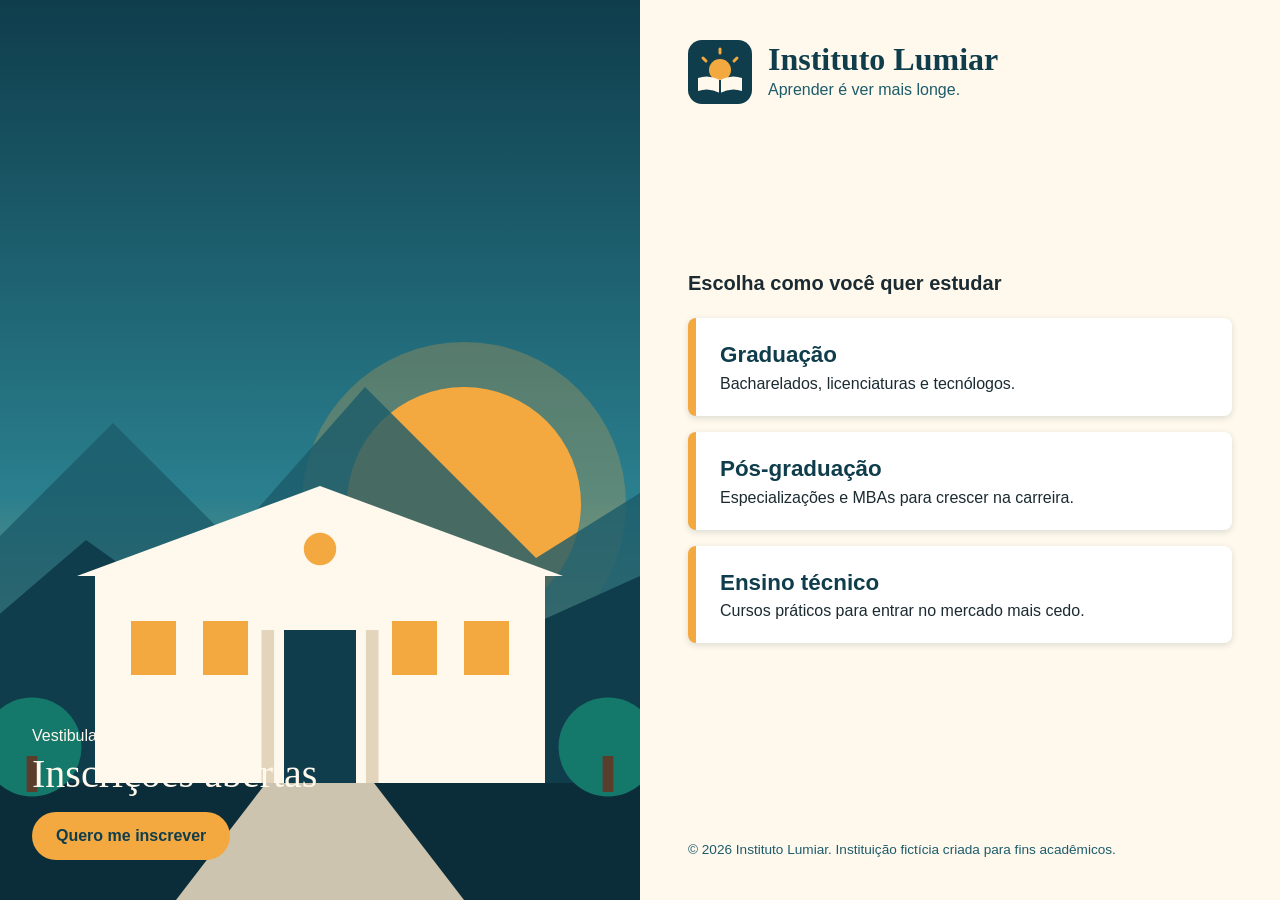
<file: index.html>
<!DOCTYPE html>
<html lang="pt-BR">
<head>
  <meta charset="UTF-8">
  <meta name="viewport" content="width=device-width, initial-scale=1.0">
  <meta name="description" content="Instituto Lumiar: graduação, pós-graduação e ensino técnico.">
  <title>Instituto Lumiar | Ensino Superior e Técnico</title>
  <link rel="stylesheet" href="style.css">
</head>
<body>

  <aside class="promo">
    <img src="img/campus.svg" alt="Ilustração do campus do Instituto Lumiar ao amanhecer">
    <div class="promo-texto">
      <p class="promo-chamada">Vestibular 2027</p>
      <p class="promo-titulo">Inscrições abertas</p>
      <a class="promo-botao" href="#">Quero me inscrever</a>
    </div>
  </aside>

  <main class="menu">
    <header class="cabecalho">
      <img class="logo" src="img/logo.svg" alt="Logotipo do Instituto Lumiar" width="64" height="64">
      <div>
        <h1>Instituto Lumiar</h1>
        <p class="slogan">Aprender é ver mais longe.</p>
      </div>
    </header>

    <section class="opcoes">
      <h2>Escolha como você quer estudar</h2>

      <nav aria-label="Modalidades de ensino">
        <ul>
          <li>
            <a class="cartao" href="graduacao.html">
              <strong>Graduação</strong>
              <span>Bacharelados, licenciaturas e tecnólogos.</span>
            </a>
          </li>
          <li>
            <a class="cartao" href="pos-graduacao.html">
              <strong>Pós-graduação</strong>
              <span>Especializações e MBAs para crescer na carreira.</span>
            </a>
          </li>
          <li>
            <a class="cartao" href="ensino-tecnico.html">
              <strong>Ensino técnico</strong>
              <span>Cursos práticos para entrar no mercado mais cedo.</span>
            </a>
          </li>
        </ul>
      </nav>
    </section>

    <footer class="rodape">
      <p>&copy; 2026 Instituto Lumiar. Instituição fictícia criada para fins acadêmicos.</p>
    </footer>
  </main>

</body>
</html>
</file>
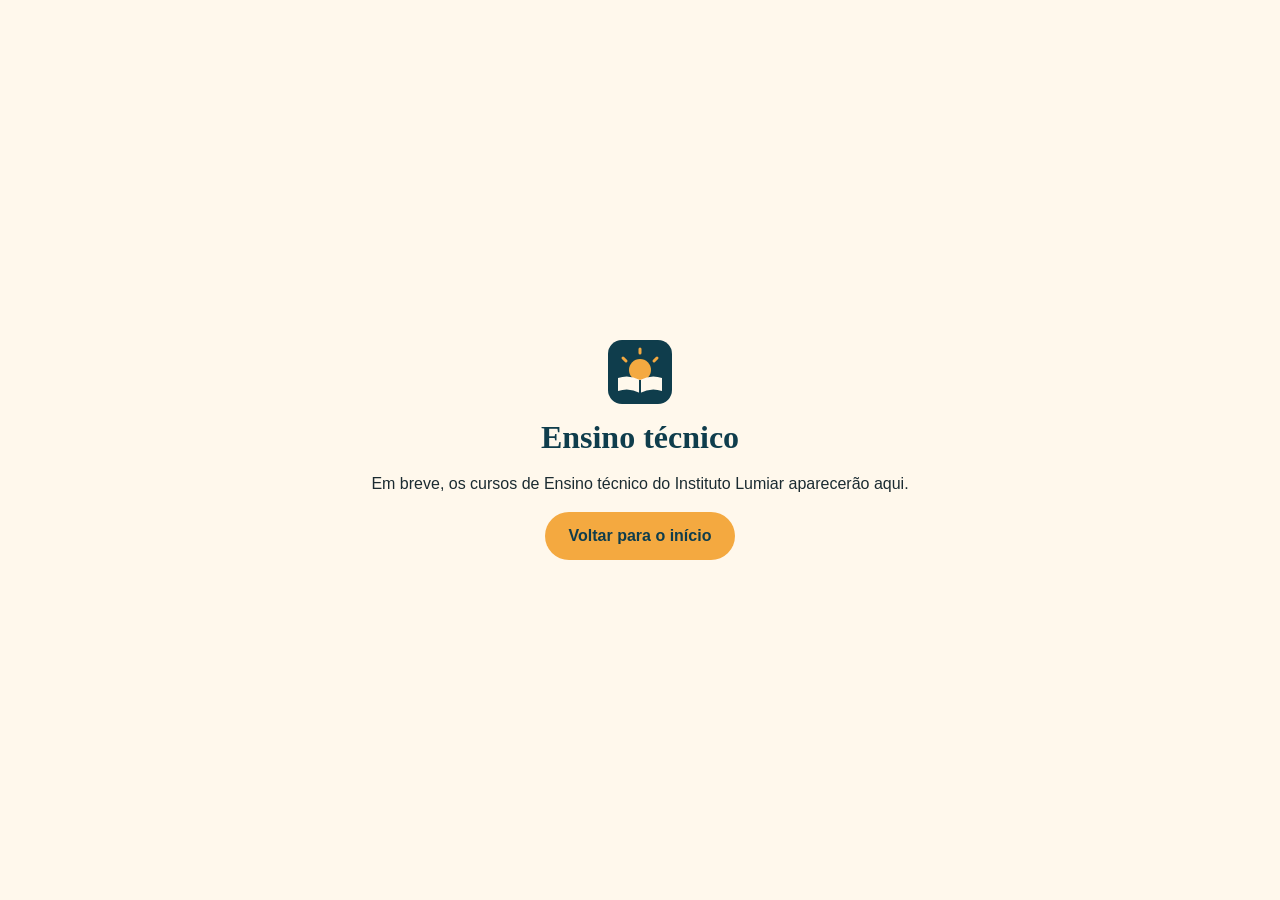
<file: ensino-tecnico.html>
<!DOCTYPE html>
<html lang="pt-BR">
<head>
  <meta charset="UTF-8">
  <meta name="viewport" content="width=device-width, initial-scale=1.0">
  <title>Ensino técnico | Instituto Lumiar</title>
  <link rel="stylesheet" href="style.css">
</head>
<body class="pagina-interna">
  <main class="interna">
    <img class="logo" src="img/logo.svg" alt="Logotipo do Instituto Lumiar" width="64" height="64">
    <h1>Ensino técnico</h1>
    <p>Em breve, os cursos de Ensino técnico do Instituto Lumiar aparecerão aqui.</p>
    <a class="promo-botao" href="index.html">Voltar para o início</a>
  </main>
</body>
</html>
</file>
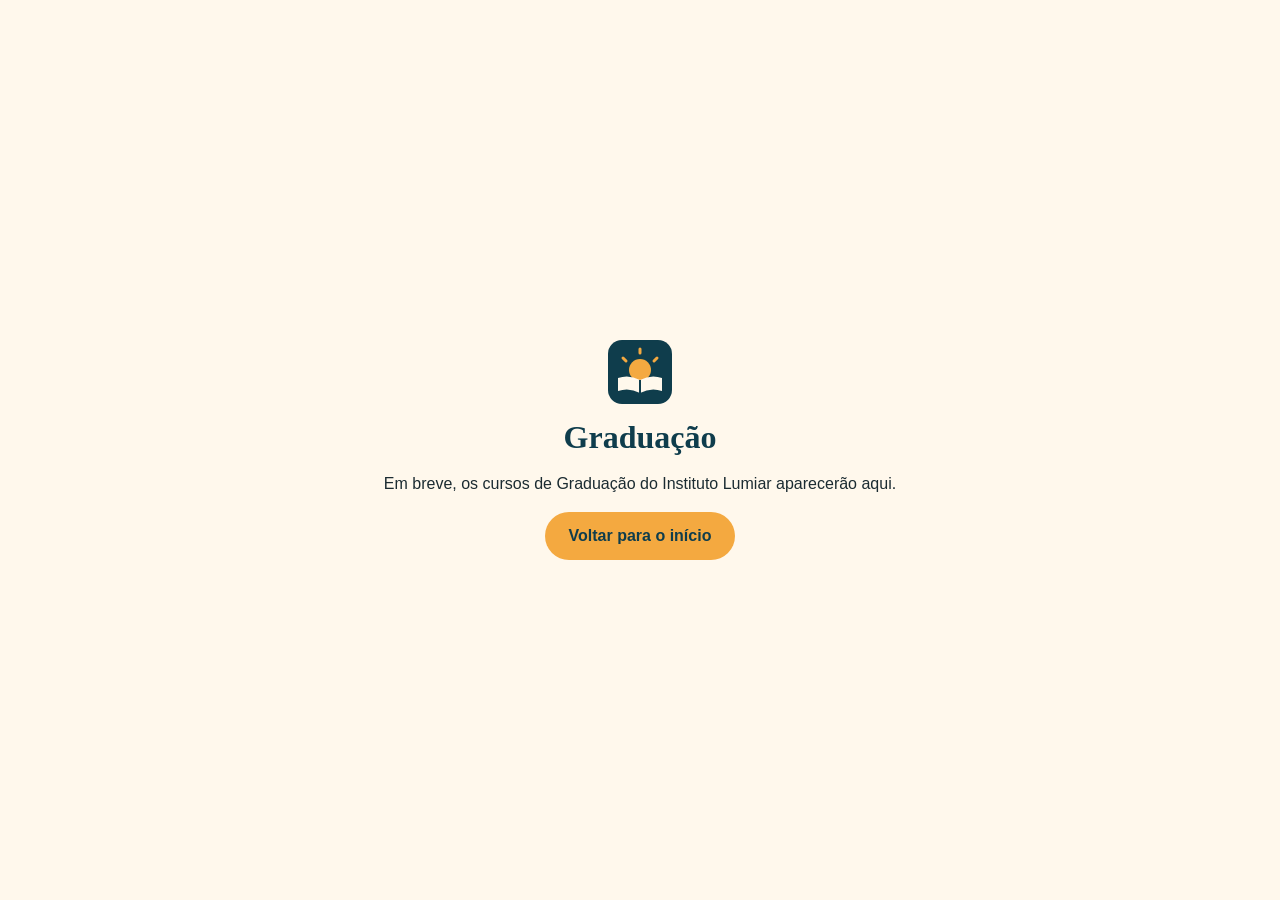
<file: graduacao.html>
<!DOCTYPE html>
<html lang="pt-BR">
<head>
  <meta charset="UTF-8">
  <meta name="viewport" content="width=device-width, initial-scale=1.0">
  <title>Graduação | Instituto Lumiar</title>
  <link rel="stylesheet" href="style.css">
</head>
<body class="pagina-interna">
  <main class="interna">
    <img class="logo" src="img/logo.svg" alt="Logotipo do Instituto Lumiar" width="64" height="64">
    <h1>Graduação</h1>
    <p>Em breve, os cursos de Graduação do Instituto Lumiar aparecerão aqui.</p>
    <a class="promo-botao" href="index.html">Voltar para o início</a>
  </main>
</body>
</html>
</file>
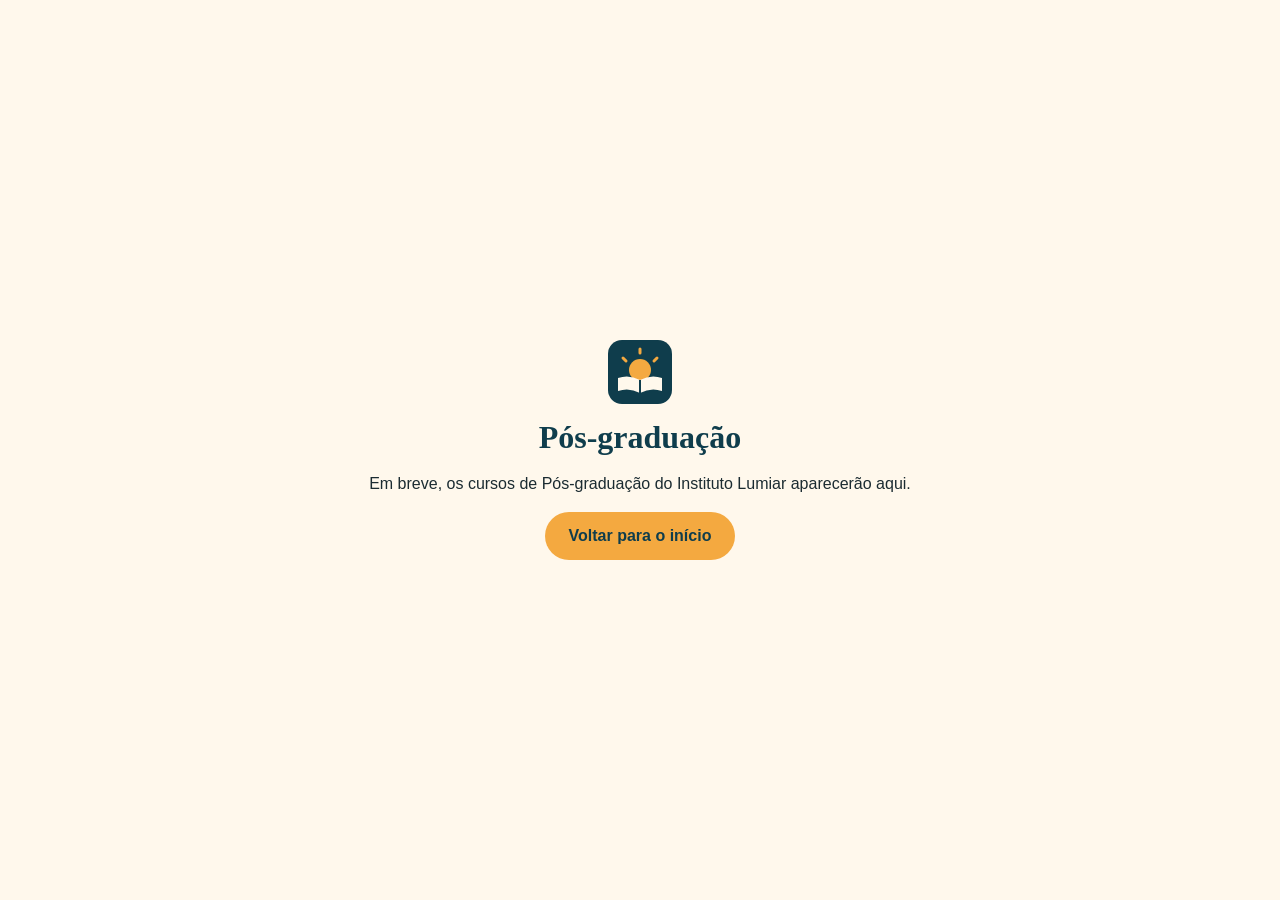
<file: pos-graduacao.html>
<!DOCTYPE html>
<html lang="pt-BR">
<head>
  <meta charset="UTF-8">
  <meta name="viewport" content="width=device-width, initial-scale=1.0">
  <title>Pós-graduação | Instituto Lumiar</title>
  <link rel="stylesheet" href="style.css">
</head>
<body class="pagina-interna">
  <main class="interna">
    <img class="logo" src="img/logo.svg" alt="Logotipo do Instituto Lumiar" width="64" height="64">
    <h1>Pós-graduação</h1>
    <p>Em breve, os cursos de Pós-graduação do Instituto Lumiar aparecerão aqui.</p>
    <a class="promo-botao" href="index.html">Voltar para o início</a>
  </main>
</body>
</html>
</file>
<file: style.css>
:root {
  --azul: #0F3D4C;
  --azul-claro: #1C5C6B;
  --ambar: #F4A940;
  --creme: #FFF8EC;
  --texto: #1B2B31;
}

* {
  box-sizing: border-box;
  margin: 0;
  padding: 0;
}

body {
  font-family: "Trebuchet MS", Verdana, sans-serif;
  color: var(--texto);
  background-color: var(--creme);
  line-height: 1.5;
  display: flex;           
  min-height: 100vh;
}


.promo {
  position: relative;
  flex: 1;
  background-color: var(--azul);
  overflow: hidden;
}

.promo img {
  width: 100%;
  height: 100%;
  object-fit: cover;
  display: block;
}

.promo-texto {
  position: absolute;
  left: 2rem;
  bottom: 2.5rem;
  right: 2rem;
  color: var(--creme);
}

.promo-chamada {
  font-size: 1rem;
  margin-bottom: 0.25rem;
}

.promo-titulo {
  font-family: Georgia, "Times New Roman", serif;
  font-size: 2.5rem;
  line-height: 1.1;
  margin-bottom: 1rem;
}

.promo-botao {
  display: inline-block;
  background-color: var(--ambar);
  color: var(--azul);
  font-weight: bold;
  text-decoration: none;
  padding: 0.75rem 1.5rem;
  border-radius: 999px;
}

.promo-botao:hover,
.promo-botao:focus {
  background-color: var(--creme);
}


.menu {
  flex: 1;
  display: flex;
  flex-direction: column;
  justify-content: space-between;
  padding: 2.5rem 3rem;
  max-width: 640px;
}

.cabecalho {
  display: flex;
  align-items: center;
  gap: 1rem;
}

.logo {
  width: 64px;
  height: 64px;
}

h1 {
  font-family: Georgia, "Times New Roman", serif;
  font-size: 2rem;
  color: var(--azul);
  line-height: 1.1;
}

.slogan {
  color: var(--azul-claro);
}

h2 {
  font-size: 1.25rem;
  margin-bottom: 1.25rem;
}

.opcoes ul {
  list-style: none;
  display: flex;
  flex-direction: column;
  gap: 1rem;
}

.cartao {
  display: block;
  background-color: white;
  border-left: 8px solid var(--ambar);
  border-radius: 8px;
  padding: 1.25rem 1.5rem;
  text-decoration: none;
  color: var(--texto);
  box-shadow: 0 2px 6px rgba(15, 61, 76, 0.15);
}

.cartao strong {
  display: block;
  font-size: 1.4rem;
  color: var(--azul);
}

.cartao:hover,
.cartao:focus {
  background-color: var(--azul);
  color: var(--creme);
}

.cartao:hover strong,
.cartao:focus strong {
  color: var(--ambar);
}

.rodape {
  font-size: 0.85rem;
  color: var(--azul-claro);
  margin-top: 2rem;
}

.interna {
  margin: auto;
  padding: 2rem;
  text-align: center;
  display: flex;
  flex-direction: column;
  align-items: center;
  gap: 1rem;
}


@media (max-width: 800px) {
  body {
    flex-direction: column;
  }

  .promo {
    flex: none;
    height: 260px;
  }

  .promo-titulo {
    font-size: 1.8rem;
  }

  .promo-texto {
    bottom: 1.25rem;
  }

  .menu {
    max-width: none;
    padding: 1.5rem;
  }

  h1 {
    font-size: 1.6rem;
  }

  .rodape {
    margin-top: 1.5rem;
  }
}
</file>
